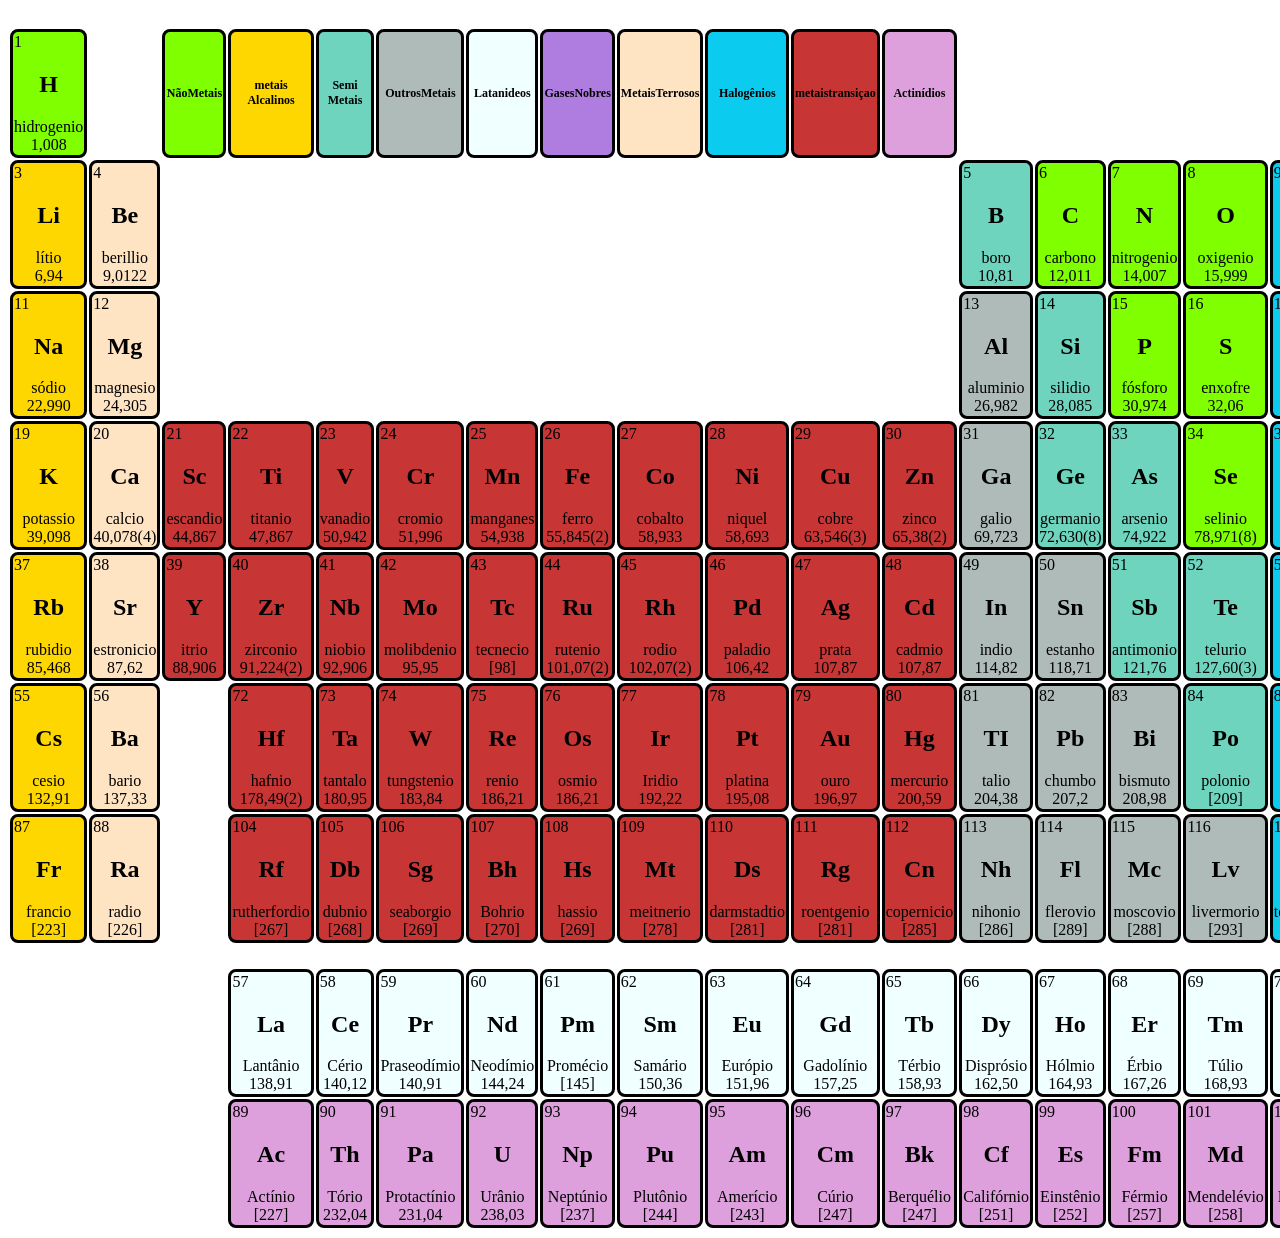
<file: index.html>
<!DOCTYPE html>
<html lang="en">
<head>
    <meta charset="UTF-8">
    <meta name="viewport" content="width=device-width, initial-scale=1.0">
    <title>Document</title>
    <link rel="stylesheet" href="Style.css">
</head>
<body>


    <table>
        <tr>
            <td class="borda naometais">
                <div>1</div>
                <h2>H</h2>
                hidrogenio <br>
                1,008
            </td>
            <td >
                <div></div>
                <h2></h2>
            </td>
            <td class="borda naometais leg">
                <div></div>
                <h2>NãoMetais</h2>
            </td>
            <td class="borda metaisalcalinos leg" >
                <div></div>
                <h2>metais
                    Alcalinos</h2>
            </td>
            <td Class="borda Semimetais leg">
                <div></div>
                <h2>Semi
                    Metais</h2>
            </td>
            <td Class="borda outrosmetais leg">
                <div></div>
                <h2>OutrosMetais</h2>
            </td>
            <td Class="borda latanideos leg ">
                <div></div>
                <h2>Latanideos</h2>
            </td>
            <td class="borda gasesnobres leg ">
                <div></div>
                <h2>GasesNobres</h2>
            </td>
            <td Class="borda metaisterrosos leg">
                <div></div>
                <h2>MetaisTerrosos</h2>
            </td>
            <td Class="borda Halogênios leg" >
                <div></div>
                <div></div>
                <h2>Halogênios</h2>
            </td>
            <td class="borda metaistransiçao leg">
                <div></div>
                <h2>metaistransiçao</h2>
            </td>
            <td class="borda actinidios leg">
                <div></div>
                <h2>Actinídios</h2>
            </td>
            <td >
                <div></div>
                <h2></h2>
            </td>
            <td >
                <div></div>
                <h2></h2>
            </td>
            <td >
                <div></div>
                <h2></h2>
            </td>
            <td >
                <div></div>
                <h2></h2>
            </td>
            <td >
                <div></div>
                <h2></h2>
            </td>
            <td class="borda gasesnobres">
                <div>2</div>
                <h2>He</h2>
                    hélio <br>
                    4,0026
            </td>
        </tr>
        <tr>
            <td class="borda metaisalcalinos">
                <div>3</div>
                <h2>Li</h2>
                    lítio <br>
                    6,94

            </td>
            <td class="borda metaisterrosos">
                <div>4</div>
                <h2>Be</h2>
                    berillio <br>
                    9,0122
                    
            </td>
            <td >
                <div></div>
                <h2></h2>
            </td>
            <td >
                <div></div>
                <h2></h2>
            </td>
            <td >
                <div></div>
                <h2></h2>
            </td>
            <td >
                <div></div>
                <h2></h2>
            </td>
            <td >
                <div></div>
                <h2></h2>
            </td>
            <td >
                <div></div>
                <h2></h2>
            </td>
            <td >
                <div></div>
                <h2></h2>
            </td>
            <td >
                <div></div>
                <h2></h2>
            </td>
            <td >
                <div></div>
                <h2></h2>
            </td>
            <td >
                <div></div>
                <h2></h2>
            </td>
            <td class="borda Semimetais">
                <div>5</div>
                <h2>B</h2>
                    boro <br>
                    10,81
            </td>
            <td class="borda naometais">
                <div>6</div>
                <h2>C</h2>
                    carbono <br>
                    12,011
            </td>
            <td class="borda naometais">
                <div>7</div>
                <h2>N</h2>
                nitrogenio <br>
                    14,007
            </td>
            <td class="borda naometais">
                <div>8</div>
                <h2>O</h2>
                oxigenio <br>
                15,999
            </td>
            <td class="borda Halogênios">
                <div>9</div>
                <h2>F</h2>
                fluor <br>
                18,998
            </td>
            <td class="borda gasesnobres">
                <div>10</div>
                <h2>Ne</h2>
                helio <br>
                4,0026
            </td>
        </tr>
        <tr>
            <td class="borda metaisalcalinos">
                <div>11</div>
                <h2>Na</h2>
                    sódio <br>
                    22,990
                    
            </td>
            <td class="borda metaisterrosos">
                <div>12</div>
                <h2>Mg</h2>
                magnesio <br>
                24,305
            </td>
            <td >
                <div></div>
                <h2></h2>
            </td>
            <td >
                <div></div>
                <h2></h2>
            </td>
            <td >
                <div></div>
                <h2></h2>
            </td>
            <td >
                <div></div>
                <h2></h2>
            </td>
            <td >
                <div></div>
                <h2></h2>
            </td>
            <td >
                <div></div>
                <h2></h2>
            </td>
            <td >
                <div></div>
                <h2></h2>
            </td>
            <td >
                <div></div>
                <h2></h2>
            </td>
            <td c>
                <div></div>
                <h2></h2>
            </td>
            <td >
                <div></div>
                <h2></h2>
            </td>
            <td class="borda outrosmetais">
                <div>13</div>
                <h2>Al</h2>
                    aluminio <br>
                    26,982
            </td>
            <td class="borda Semimetais">
                <div>14</div>
                <h2>Si</h2>
                silidio <br>
                28,085
            </td>
            <td class="borda naometais">
                <div>15</div>
                <h2>P</h2>
                    fósforo <br>
                    30,974
            </td>
            <td class="borda naometais">
                <div>16</div>
                <h2>S</h2>
                enxofre <br>
                32,06
            </td>
            <td class="borda Halogênios">
                <div>17</div>
                <h2>Cl</h2>
                cloro <br>
                35,45
            </td>
            <td class="borda gasesnobres">
                <div>18</div>
                <h2>Ar</h2>
                argonio <br>
                83,798(2)
            </td>
        </tr>
        <tr>
            <td class="borda metaisalcalinos">
                <div>19</div>
                <h2>K</h2>
                potassio<br>
                39,098

            </td>
            <td class="borda metaisterrosos">
                <div>20</div>
                <h2>Ca</h2>
                calcio<br>
                40,078(4)
            </td>
            <td class="borda metaistransiçao">
                <div>21</div>
                <h2>Sc</h2>
                escandio<br>
                44,867
            </td>
            <td class="borda metaistransiçao">
                <div>22</div>
                <h2>Ti</h2>
                titanio<br>
                47,867
            </td>
            <td class="borda metaistransiçao">
                <div>23</div>
                <h2>V</h2>
                vanadio<br>
                50,942
            </td>
            <td class="borda metaistransiçao">
                <div>24</div>
                <h2>Cr</h2>
                cromio<br>
                51,996
            </td>
            <td class="borda metaistransiçao">
                <div>25</div>
                <h2>Mn</h2>
                manganes<br>
                54,938
            </td>
            <td class="borda metaistransiçao">
                <div>26</div>
                <h2>Fe</h2>
                ferro<br>
                55,845(2)
            </td>
            <td class="borda metaistransiçao">
                <div>27</div>
                <h2>Co</h2>
                cobalto<br>
                58,933
            </td>
            <td class="borda metaistransiçao">
                <div>28</div>
                <h2>Ni</h2>
                niquel<br>
                58,693
            </td>
            <td class="borda metaistransiçao">
                <div>29</div>
                <h2>Cu</h2>
                cobre<br>
                63,546(3)
            </td>
            <td class="borda metaistransiçao">
                <div>30</div>
                <h2>Zn</h2>
                zinco<br>
                65,38(2)
            </td>
            <td class="borda outrosmetais">
                <div>31</div>
                <h2>Ga</h2>
                galio<br>
                69,723
            </td>
            <td class="borda Semimetais">
                <div>32</div>
                <h2>Ge</h2>
                germanio<br>
                72,630(8)
            </td>
            <td class="borda Semimetais">
                <div>33</div>
                <h2>As</h2>
                arsenio<br>
                74,922
            </td>
            <td class="borda naometais">
                <div>34</div>
                <h2>Se</h2>
                selinio<br>
                78,971(8)
            </td>
            <td class="borda Halogênios">
                <div>35</div>
                <h2>Br</h2>
                Bromo<br>
                83,904
            </td>
            <td class="borda gasesnobres">
                <div>36</div>
                <h2>Kr</h2>
                criptonio<br>
                83,904(2)
            </td>
        </tr>
        <tr>
            <td class="borda metaisalcalinos">
                <div>37</div>
                <h2>Rb</h2>
                rubidio <br>
                85,468
            </td>
            <td class="borda metaisterrosos">
                <div>38</div>
                <h2>Sr</h2>
                estronicio<br>
                87,62
            </td>
            <td class="borda metaistransiçao">
                <div>39</div>
                <h2>Y</h2>
                itrio<br>
                88,906
            </td>
            <td class="borda metaistransiçao">
                <div>40</div>
                <h2>Zr</h2>
                zirconio<br>
                91,224(2)
            </td>
            <td class="borda metaistransiçao">
                <div>41</div>
                <h2>Nb</h2>
                niobio<br>
                92,906
            </td>
            <td class="borda metaistransiçao">
                <div>42</div>
                <h2>Mo</h2>
                molibdenio<br>
                95,95
             </td>
            <td class="borda metaistransiçao">
                <div>43</div>
                <h2>Tc</h2>
                tecnecio<br>
                [98]
            </td>
            <td class="borda metaistransiçao">
                <div>44</div>
                <h2>Ru</h2>
                rutenio<br>
                101,07(2)
                
            </td>
            <td class="borda metaistransiçao">
                <div>45</div>
                <h2>Rh</h2>
                rodio<br>
                102,07(2)
            </td>
            <td class="borda metaistransiçao">
                <div>46</div>
                <h2>Pd</h2>
                paladio<br>
                106,42
            </td>
            <td class="borda metaistransiçao">
                <div>47</div>
                <h2>Ag</h2>
                prata<br>
                107,87
            </td>
            <td class="borda metaistransiçao">
                <div>48</div>
                <h2>Cd</h2>
                cadmio<br>
                107,87
            </td>
            <td class="borda outrosmetais">
                <div>49</div>
                <h2>In</h2>
                indio<br>
                114,82
            </td>
            <td class="borda outrosmetais">
                <div>50</div>
                <h2>Sn</h2>
                estanho<br>
                118,71
            </td>
            <td class="borda Semimetais">
                <div>51</div>
                <h2>Sb</h2>
                antimonio<br>
                121,76
            </td>
            <td class="borda Semimetais">
                <div>52</div>
                <h2>Te</h2>
                telurio<br>
                127,60(3)
            </td>
            <td class="borda Halogênios">
                <div>53</div>
                <h2>I</h2>
                iodo<br>
                126,90
            </td>
            <td class="borda gasesnobres">
                <div>54</div>
                <h2>Xe</h2>
                xenonio<br>
                131,29
            </td>
        <tr>
            <td class="borda metaisalcalinos">
                <div>55</div>
                <h2>Cs</h2>
                cesio<br>
                132,91
            </td>
            <td class="borda metaisterrosos">
                <div>56</div>
                <h2>Ba</h2>
                bario<br>
                137,33
            </td>
            <td >
                <div></div>
                <h2></h2>
            </td>
            <td class="borda metaistransiçao">
                <div>72</div>
                <h2>Hf</h2>
                hafnio<br>
                178,49(2)
            </td>
            <td class="borda metaistransiçao">
                <div>73</div>
                <h2>Ta</h2>
                tantalo<br>
                180,95
            </td>
            <td class="borda metaistransiçao">
                <div>74</div>
                <h2>W</h2>
                tungstenio<br>
                183,84
            </td>
            <td class="borda metaistransiçao">
                <div>75</div>
                <h2>Re</h2>
                renio<br>
                186,21
            </td>
            <td class="borda metaistransiçao">
                <div>76</div>
                <h2>Os</h2>
                osmio<br>
                186,21
            </td>
            <td class="borda metaistransiçao">
                <div>77</div>
                <h2>Ir</h2>
                Iridio<br>
                192,22
            </td>
            <td class="borda metaistransiçao">
                <div>78</div>
                <h2>Pt</h2>
                platina<br>
                195,08
            </td>
            <td class="borda metaistransiçao">
                <div>79</div>
                <h2>Au</h2>
                ouro<br>
                196,97
            </td>
            <td class="borda metaistransiçao">
                <div>80</div>
                <h2>Hg</h2>
                mercurio<br>
                200,59
            </td>
            <td class="borda outrosmetais">
                <div>81</div>
                <h2>TI</h2>
                talio<br>
                204,38
            </td>
            <td class="borda outrosmetais">
                <div>82</div>
                <h2>Pb</h2>
                chumbo<br>
                207,2
            </td>
            <td class="borda outrosmetais">
                <div>83</div>
                <h2>Bi</h2>
                bismuto<br>
                208,98
            </td>
            <td class="borda Semimetais">
                <div>84</div>
                <h2>Po</h2>
                polonio<br>
                [209]
            </td>
            <td class="borda Halogênios">
                <div>85</div>
                <h2>At</h2>
                astato
                [210]
            </td>
            <td class="borda gasesnobres">
                <div>86</div>
                <h2>Rn</h2>
                radonio<br>
                [222]
            </td>
        </tr>
        <tr>
            <td class="borda metaisalcalinos">
                <div>87</div>
                <h2>Fr</h2>
                francio <br>
                [223]
            </td>
            <td class="borda metaisterrosos">
                <div>88</div>
                <h2>Ra</h2>
                radio<br>
                [226]
            </td>
            <td class=>
                <div></div>
                <h2></h2>

            </td>
            <td class="borda metaistransiçao">
                <div>104</div>
                <h2>Rf</h2>
                rutherfordio<br>
                [267]

            </td>
            <td class="borda metaistransiçao">
                <div>105</div>
                <h2>Db</h2>
                dubnio<br>
                [268]
            </td>
            <td class="borda metaistransiçao">
                <div>106</div>
                <h2>Sg</h2>
                seaborgio<br>
                [269]
            </td>
            <td class="borda metaistransiçao">
                <div>107</div>
                <h2>Bh</h2>
                Bohrio<br>
                [270]
            </td>
            <td class="borda metaistransiçao">
                <div>108</div>
                <h2>Hs</h2>
                hassio<br>
                [269]
            </td>
            <td class="borda metaistransiçao">
                <div>109</div>
                <h2>Mt</h2>
                meitnerio<br>
                [278]
            </td>
            <td class="borda metaistransiçao">
                <div>110</div>
                <h2>Ds</h2>
                darmstadtio<br>
                
                [281]
            </td>
            <td class="borda metaistransiçao">
                <div>111</div>
                <h2>Rg</h2>
                roentgenio
                [281]
            </td>
            <td class="borda metaistransiçao">
                <div>112</div>
                <h2>Cn</h2>
                copernicio<br>
                [285]
            </td>
            <td class="borda outrosmetais">
                <div>113</div>
                <h2>Nh</h2>
                nihonio<br>
                [286]
            </td>
            <td class="borda outrosmetais">
                <div>114</div>
                <h2>Fl</h2>
                flerovio<br>
                [289]
            </td>
            <td class="borda outrosmetais">
                <div>115</div>
                <h2>Mc</h2>
                moscovio<br>
                [288]
            </td>
            <td class="borda outrosmetais">
                <div>116</div>
                <h2>Lv</h2>
                livermorio<br>
                [293]
            </td>
            <td class="borda Halogênios">
                <div>117</div>
                <h2>Ts</h2>
                tenessino<br>
                [294]
            </td>
            <td class="borda gasesnobres">
                <div>118</div>
                <h2>Og</h2>
                oganessonio<br>
                [294]

            </td>
        </tr>
        <tr>
            <td >
                <div></div>
                <h2></h2>
            </td>
            <td >
                <div></div>
                <h2></h2>
            </td>
            <td >
                <div></div>
                <h2></h2>
            </td>
            <td >
                <div></div>
                <h2></h2>
            </td>
            <td >
                <div></div>
                <h2></h2>
            </td>
            <td >
                <div></div>
                <h2></h2>
            </td>
            <td >
                <div></div>
                <h2></h2>
            </td>
            <td >
                <div></div>
                <h2></h2>
            </td>
            <td >
                <div></div>
                <h2></h2>
            </td>
            <td >
                <div></div>
                <h2></h2>
            </td>
            <td >
                <div></div>
                <h2></h2>
            </td>
            <td >
                <div></div>
                <h2></h2>
            </td>
            <td >
                <div></div>
                <h2></h2>
            </td>
            <td c>
                <div></div>
                <h2></h2>
            </td>
            <td >
                <div></div>
                <h2></h2>
            </td>
            <td >
                <div></div>
                <h2></h2>
            </td>
            <td >
                <div></div>
                <h2></h2>
            </td>
            <td >
                <div></div>
                <h2></h2>
            </td>
        </td>
    <tr>
        <td></td>
        <td></td>
        <td></td>
        <td class="borda latanideos">
            <div>57</div>
            <h2>La</h2>
            Lantânio<br>
            138,91
        </td>
        <td class="borda latanideos">
            <div>58</div>
            <h2>Ce</h2>
            Cério<br>
            140,12
        </td>
        <td class="borda latanideos">
            <div>59</div>
            <h2>Pr</h2>
            Praseodímio<br>
            140,91
        </td>
        <td class="borda latanideos">
            <div>60</div>
            <h2>Nd</h2>
            Neodímio<br>
            144,24
        </td>
        <td class="borda latanideos">
            <div>61</div>
            <h2>Pm</h2>
            Promécio<br>
            [145]
        </td>
        <td class="borda latanideos">
            <div>62</div>
            <h2>Sm</h2>
            Samário<br>
            150,36
        </td>
        <td class="borda latanideos">
            <div>63</div>
            <h2>Eu</h2>
            Európio<br>
            151,96
        </td>
        <td class="borda latanideos">
            <div>64</div>
            <h2>Gd</h2>
            Gadolínio<br>
            157,25
        </td>
        <td class="borda latanideos">
            <div>65</div>
            <h2>Tb</h2>
            Térbio<br>
            158,93
        </td>
        <td class="borda latanideos">
            <div>66</div>
            <h2>Dy</h2>
            Disprósio<br>
            162,50
        </td>
        <td class="borda latanideos">
            <div>67</div>
            <h2>Ho</h2>
            Hólmio<br>
            164,93
        </td>
        <td class="borda latanideos">
            <div>68</div>
            <h2>Er</h2>
            Érbio<br>
            167,26
        </td>
        <td class="borda latanideos">
            <div>69</div>
            <h2>Tm</h2>
            Túlio<br>
            168,93
        </td>
        <td class="borda latanideos">
            <div>70</div>
            <h2>Yb</h2>
            Itérbio<br>
            173,05
        </td>
        <td class="borda latanideos">
            <div>71</div>
            <h2>Lu</h2>
            Lutécio<br>
            174,97
        </td>
    </td>
        </tr>
    <tr>
        <td></td>
        <td></td>
        <td></td>
    <td class="borda actinidios">
        <div>89</div>
        <h2>Ac</h2>
        Actínio<br>
        [227]
        </td>
        
        <td class="borda actinidios">
        <div>90</div>
        <h2>Th</h2>
        Tório<br>
        232,04
        </td>
        
        <td class="borda actinidios">
        <div>91</div>
        <h2>Pa</h2>
        Protactínio<br>
        231,04
        </td>
        
        <td class="borda actinidios">
        <div>92</div>
        <h2>U</h2>
        Urânio<br>
        238,03
        </td>
        
        <td class="borda actinidios">
        <div>93</div>
        <h2>Np</h2>
        Neptúnio<br>
        [237]
        </td>
        
        <td class="borda actinidios">
        <div>94</div>
        <h2>Pu</h2>
        Plutônio<br>
        [244]
        </td>
        
        <td class="borda actinidios">
        <div>95</div>
        <h2>Am</h2>
        Amerício<br>
        [243]
        </td>
        
        <td class="borda actinidios">
        <div>96</div>
        <h2>Cm</h2>
        Cúrio<br>
        [247]
        </td>
        
        <td class="borda actinidios">
        <div>97</div>
        <h2>Bk</h2>
        Berquélio<br>
        [247]
        </td>
        
        <td class="borda actinidios">
        <div>98</div>
        <h2>Cf</h2>
        Califórnio<br>
        [251]
        </td>
        
        <td class="borda actinidios">
        <div>99</div>
        <h2>Es</h2>
        Einstênio<br>
        [252]
        </td>
        
        <td class="borda actinidios">
        <div>100</div>
        <h2>Fm</h2>
        Férmio<br>
        [257]
        </td>
        
        <td class="borda actinidios">
        <div>101</div>
        <h2>Md</h2>
        Mendelévio<br>
        [258]
        </td>
        
        <td class="borda actinidios">
        <div>102</div>
        <h2>No</h2>
        Nobélio<br>
        [259]
        </td>
        
        <td class="borda actinidios">
        <div>103</div>
        <h2>Lr</h2>
        Laurêncio<br>
        [266]
        </td>
    </tr>
      
    </table>
</body>
</html>
</file>
<file: Style.css>
.borda {text-align: center ; 
        border: solid;
border-radius: 8px;
       width: 5%;
    height: 7vh;}

div { text-align: left;}

table { width: 90%;
        margin:auto;
        margin-top: 3vh;
        height:95vh;
        border-radius: 3px}
        .borda:hover{

                transform: scale(1.9);
                z-index: 10;
                box-shadow: 0 0 15px;}
td {
        transition: 0.2s;
}

.leg {font-size: 16px; background-position: center;}
.naometais { background-color: chartreuse;}
.gasesnobres { background-color: rgb(175, 124, 223);}
.metaisalcalinos { background-color: gold}
.metaisterrosos { background-color: bisque;}
.Semimetais { background-color: rgb(110, 212, 190);}
.Halogênios { background-color: rgb(11, 204, 238);}
.outrosmetais { background-color: rgb(175, 187, 185);}
.metaistransiçao { background-color: rgb(199, 53, 53);}
.latanideos {background-color: azure;}
.actinidios { background-color: plum;}

img {text-align:left;}

.leg h2 { font-size: 12px;}
</file>
